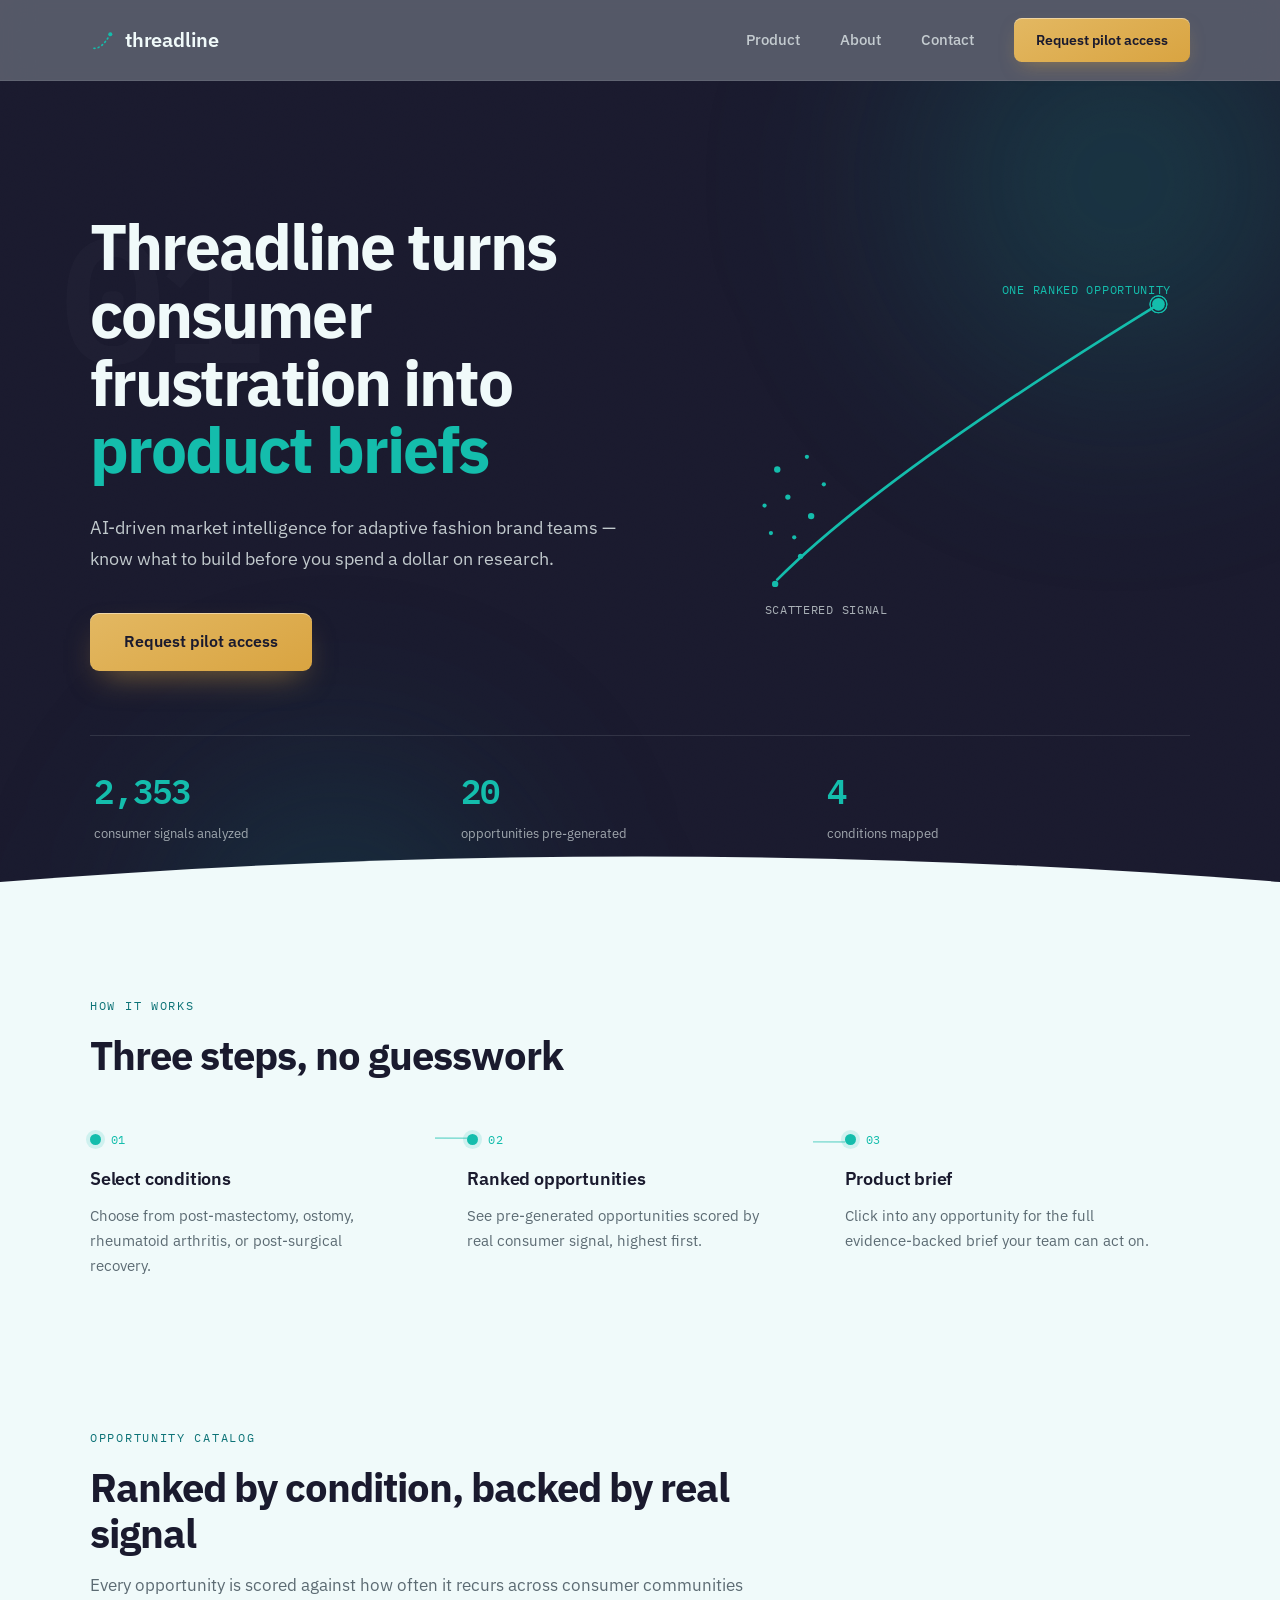
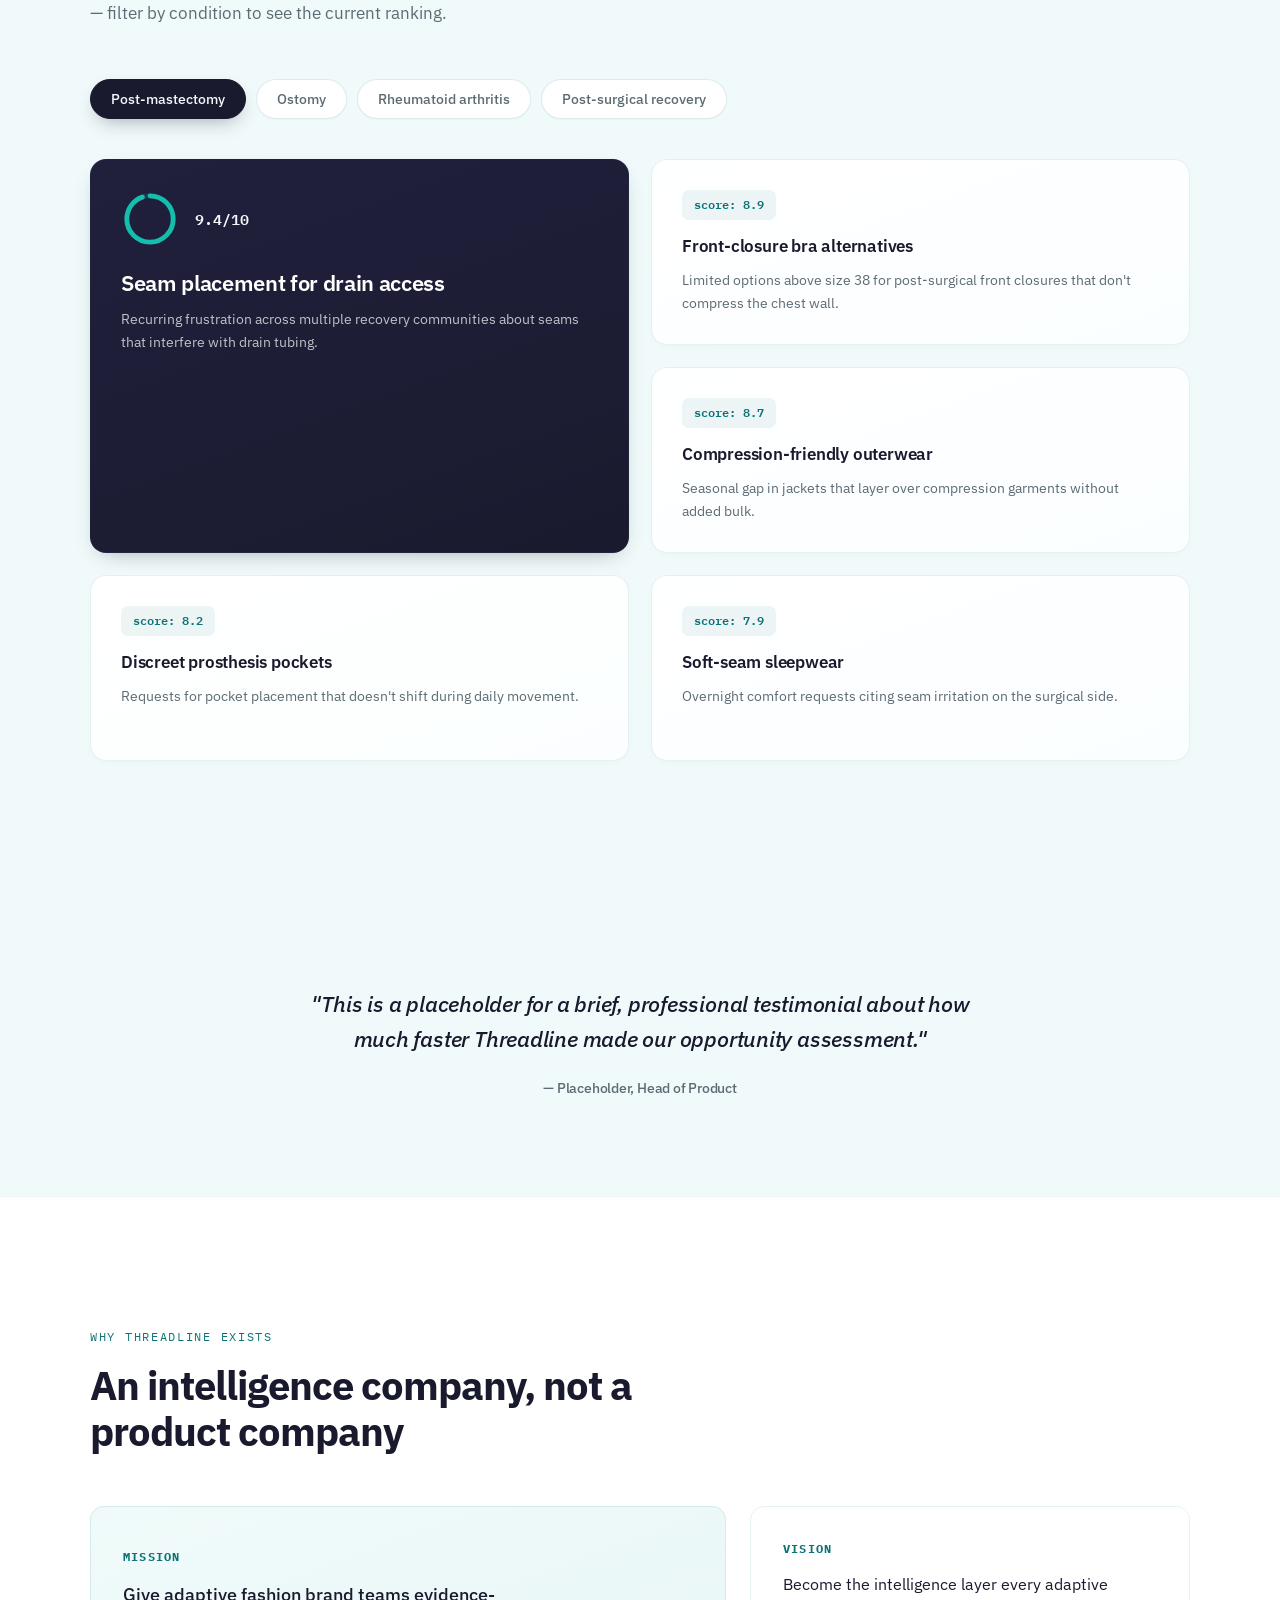
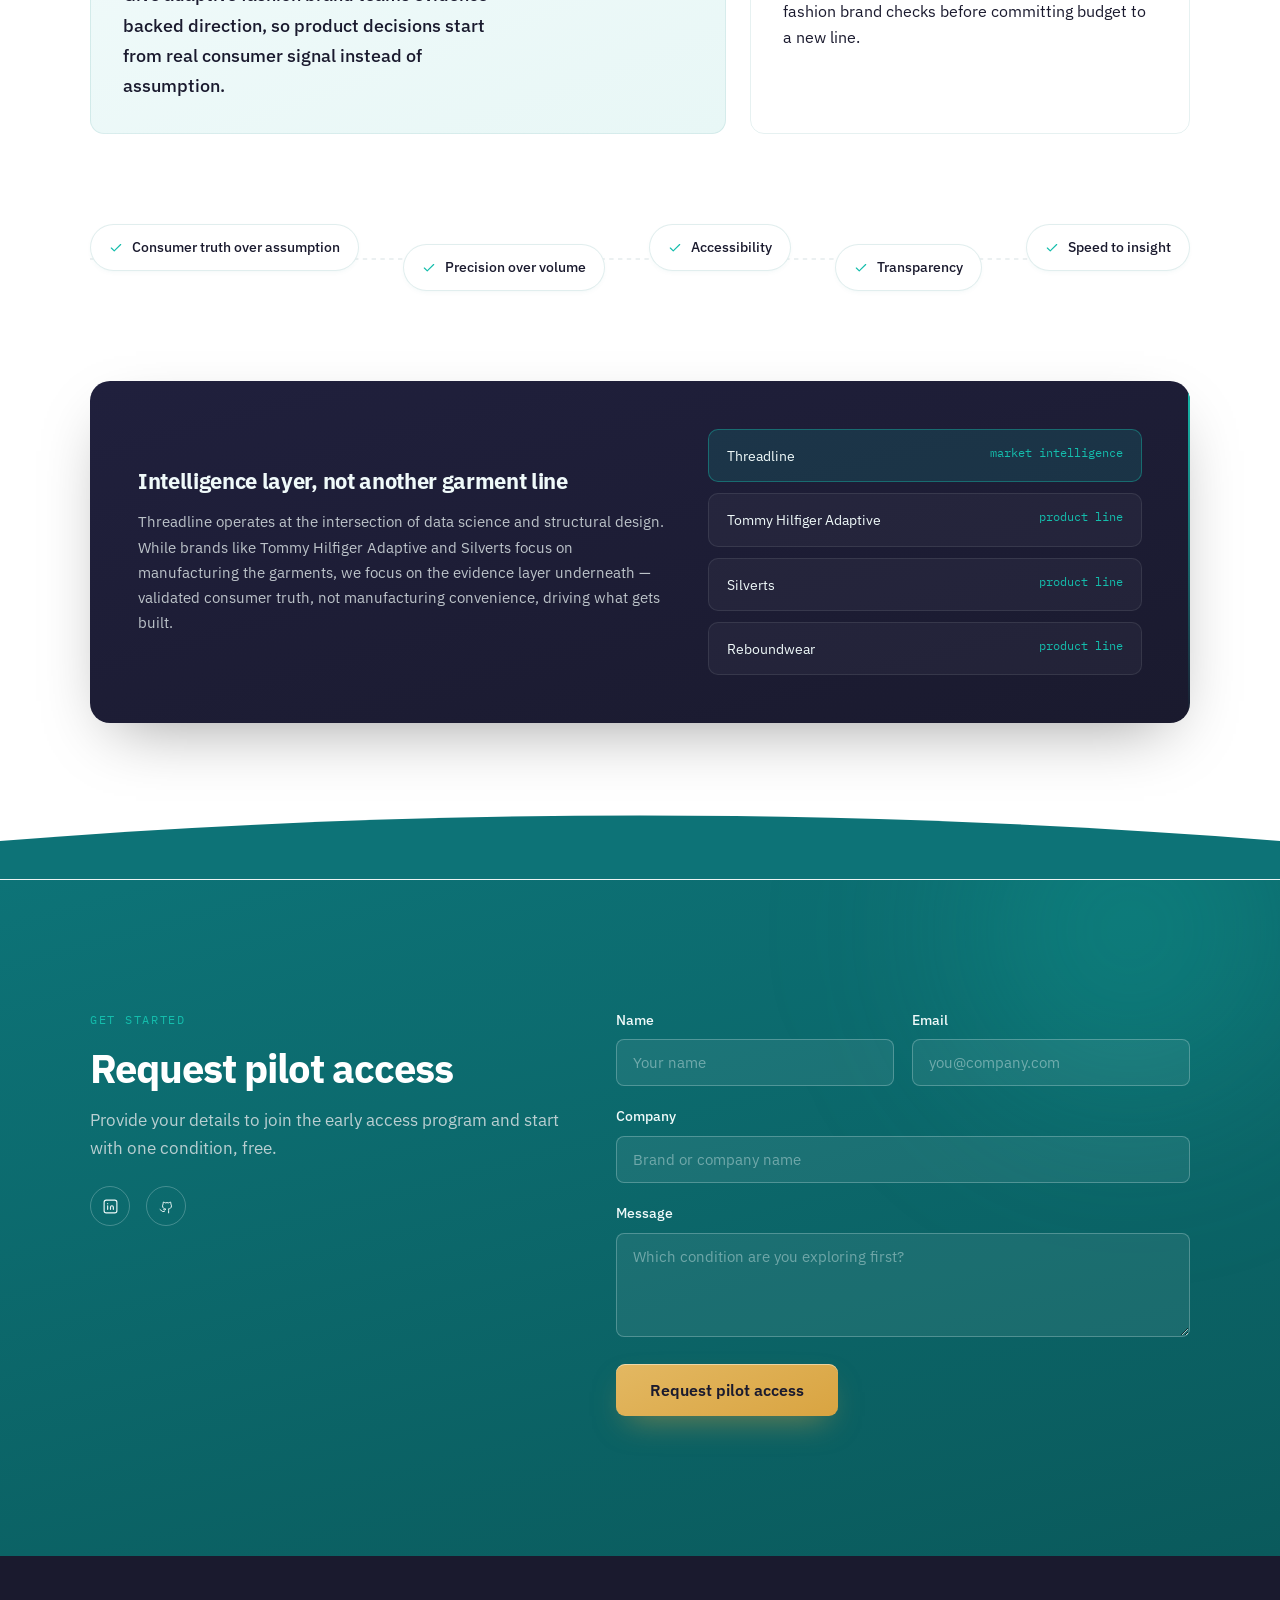
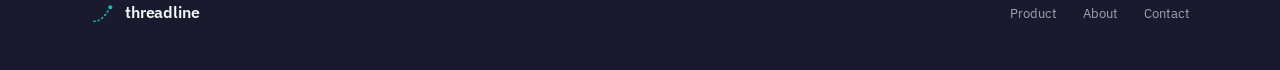
<file: index.html>
<!DOCTYPE html>
<html lang="en">
<head>
<meta charset="UTF-8">
<meta name="viewport" content="width=device-width, initial-scale=1.0">
<title>Threadline — Market Intelligence for Adaptive Fashion</title>
<meta name="description" content="Threadline turns consumer frustration from condition-specific communities into product briefs — so brands can enter the adaptive fashion market knowing what to build before they spend a dollar on research.">
<link rel="preconnect" href="https://fonts.googleapis.com">
<link rel="preconnect" href="https://fonts.gstatic.com" crossorigin>
<link href="https://fonts.googleapis.com/css2?family=IBM+Plex+Sans:wght@400;500;600;700;800&family=IBM+Plex+Mono:wght@400;500;600&display=swap" rel="stylesheet">
<style>
  :root{
    --navy:#1a1a2e;
    --deep-teal:#0D7377;
    --med-teal:#14BDAC;
    --light-teal:#F0FAFA;
    --slate:#5C6B73;
    --mist:#D8E1E3;
    --amber:#D9A441;
    --max:1180px;
    --focus-ring: 0 0 0 3px rgba(20,189,172,0.55);
    --ease: cubic-bezier(0.16, 1, 0.3, 1);
  }
  *{box-sizing:border-box; margin:0; padding:0;}
  html{scroll-behavior:smooth;}
  body{
    font-family:'IBM Plex Sans', sans-serif;
    color:var(--navy); background:var(--light-teal); line-height:1.6;
    -webkit-font-smoothing:antialiased; overflow-x:hidden; position:relative;
    font-feature-settings:"tnum" 1;
  }
  a{color:inherit; text-decoration:none;}
  .mono{font-family:'IBM Plex Mono', monospace;}
  .wrap{max-width:var(--max); margin:0 auto; padding:0 40px; position:relative; z-index:2;}
  img,svg{display:block; max-width:100%;}
  button{font-family:inherit; cursor:pointer;}
  :focus-visible{outline:none; box-shadow:var(--focus-ring); border-radius:4px;}

  /* subtle grain, adds the "premium editorial" texture on every surface */
  body::before{
    content:''; position:fixed; inset:0; z-index:1; pointer-events:none; opacity:0.035;
    background-image:url("data:image/svg+xml,%3Csvg xmlns='http://www.w3.org/2000/svg' width='140' height='140'%3E%3Cfilter id='n'%3E%3CfeTurbulence type='fractalNoise' baseFrequency='0.85' numOctaves='3' stitchTiles='stitch'/%3E%3C/filter%3E%3Crect width='100%25' height='100%25' filter='url(%23n)'/%3E%3C/svg%3E");
    mix-blend-mode:overlay;
  }

  .skip-link{position:absolute; left:-999px; top:0; background:var(--navy); color:var(--light-teal); padding:12px 20px; z-index:100; border-radius:0 0 8px 0;}
  .skip-link:focus{left:0;}

  .scroll-progress{position:fixed; top:0; left:0; height:2px; width:0%; background:var(--med-teal); z-index:80; transition:width .08s linear;}

  .reveal{opacity:0; transform:translateY(28px); transition:opacity .8s var(--ease), transform .8s var(--ease);}
  .reveal.in{opacity:1; transform:translateY(0);}
  @media (prefers-reduced-motion: reduce){
    *{transition:none !important; scroll-behavior:auto !important; animation:none !important;}
    .reveal{opacity:1 !important; transform:none !important;}
  }

  .logo{display:flex; align-items:center; gap:10px; font-weight:600; font-size:1.22rem; letter-spacing:-0.01em;}
  .logo-mark{width:25px; height:25px; flex-shrink:0;}
  .logo-word{text-transform:lowercase;}

  nav{position:sticky; top:0; z-index:50; background:rgba(26,26,46,0.72); backdrop-filter:blur(16px) saturate(140%); border-bottom:1px solid rgba(216,225,227,0.09);}
  nav .logo{color:var(--light-teal);}
  nav .wrap{display:flex; align-items:center; justify-content:space-between; height:80px;}
  .nav-links{display:flex; gap:40px; align-items:center;}
  .nav-links a:not(.btn-cta){color:rgba(216,225,227,0.85); font-size:0.92rem; font-weight:500; transition:color .25s var(--ease);}
  .nav-links a:not(.btn-cta):hover{color:var(--med-teal);}
  .btn-cta{
    background:linear-gradient(155deg, #e3b862, var(--amber));
    color:var(--navy) !important; padding:11px 22px; border-radius:8px; font-weight:600 !important; font-size:0.88rem !important;
    border:none; display:inline-block; box-shadow:0 1px 0 rgba(255,255,255,0.4) inset, 0 8px 20px -8px rgba(217,164,65,0.5);
    transition:transform .25s var(--ease), box-shadow .25s var(--ease);
  }
  .btn-cta:hover{transform:translateY(-1px); box-shadow:0 1px 0 rgba(255,255,255,0.5) inset, 0 12px 28px -8px rgba(217,164,65,0.65);}
  .nav-toggle{display:none; background:none; border:none;}
  .nav-toggle span, .nav-toggle span::before, .nav-toggle span::after{display:block; width:22px; height:2px; background:var(--light-teal); position:relative; transition:.2s;}
  .nav-toggle span::before, .nav-toggle span::after{content:''; position:absolute;}
  .nav-toggle span::before{top:-7px;} .nav-toggle span::after{top:7px;}

  /* ---------- HERO ---------- */
  .hero{position:relative; background:var(--navy); color:var(--light-teal); padding:132px 0 0; overflow:hidden;}
  .glow{position:absolute; border-radius:50%; filter:blur(80px); pointer-events:none; z-index:1;}
  .glow-hero-1{width:640px; height:640px; background:radial-gradient(circle, rgba(20,189,172,0.22), transparent 70%); top:-220px; right:-160px;}
  .glow-hero-2{width:520px; height:520px; background:radial-gradient(circle, rgba(13,115,119,0.3), transparent 70%); bottom:-280px; left:6%;}
  .hero-grid{display:grid; grid-template-columns:1.15fr 0.85fr; gap:56px; align-items:center; position:relative; z-index:2;}
  .hero-copy{max-width:580px;}
  .ghost-num{position:absolute; top:-60px; left:-30px; font-family:'IBM Plex Mono', monospace; font-weight:600; font-size:11rem; color:rgba(240,250,250,0.018); letter-spacing:-0.04em; z-index:1; pointer-events:none;}
  .hero h1{font-size:clamp(2.6rem, 5vw, 4.3rem); font-weight:700; letter-spacing:-0.03em; line-height:1.06; margin-bottom:28px;}
  .hero h1 em{font-style:normal; color:var(--med-teal);}
  .hero p.lede{font-size:1.15rem; color:rgba(216,225,227,0.88); max-width:48ch; margin-bottom:40px; line-height:1.65;}
  .btn-primary{
    background:linear-gradient(155deg, #e3b862, var(--amber)); color:var(--navy);
    padding:16px 34px; border-radius:9px; font-weight:600; font-size:1rem; display:inline-block; border:none;
    box-shadow:0 1px 0 rgba(255,255,255,0.45) inset, 0 14px 32px -12px rgba(217,164,65,0.55);
    transition:transform .25s var(--ease), box-shadow .25s var(--ease); will-change:transform;
  }
  .btn-primary:hover{box-shadow:0 1px 0 rgba(255,255,255,0.5) inset, 0 18px 40px -10px rgba(217,164,65,0.7);}

  .signal-graphic{position:relative; height:360px;}
  .signal-graphic svg{width:100%; height:100%; transition:transform .2s ease-out;}
  .resolve-path{stroke:var(--med-teal); fill:none; stroke-width:2.6; stroke-linecap:round;}
  .end-dot{fill:var(--med-teal);}
  .pulse-ring{fill:none; stroke:var(--med-teal); transform-origin:380px 40px; animation:pulseRing 2.6s ease-out infinite;}
  .pulse-ring.d2{animation-delay:0.9s;}
  .scatter-dot{fill:var(--med-teal); animation:twinkle 3.5s ease-in-out infinite;}
  .signal-label{font-family:'IBM Plex Mono', monospace; font-size:11px; fill:rgba(216,225,227,0.75); letter-spacing:0.06em;}
  .signal-label.end{fill:var(--med-teal);}
  @keyframes pulseRing{
    0%{ stroke-opacity:0.7; stroke-width:2px; transform:scale(1); }
    100%{ stroke-opacity:0; stroke-width:0.5px; transform:scale(2.6); }
  }
  @keyframes twinkle{
    0%, 100%{ opacity:0.35; } 50%{ opacity:0.9; }
  }
  @media (prefers-reduced-motion: reduce){
    .pulse-ring{animation:none; opacity:0;}
    .scatter-dot{animation:none;}
  }

  .stats-row{display:flex; gap:0; margin-top:64px; border-top:1px solid rgba(216,225,227,0.12); position:relative; z-index:2;}
  .stat{flex:1; padding:28px 4px 0;}
  .stat .num{font-family:'IBM Plex Mono', monospace; font-size:2.1rem; font-weight:600; color:var(--med-teal); letter-spacing:-0.02em;}
  .stat .label{font-size:0.82rem; color:rgba(216,225,227,0.7); margin-top:6px;}

  .wave-divider{line-height:0; position:relative; z-index:3;}
  .wave-divider svg{width:100%; height:76px; display:block;}

  /* ---------- HOW ---------- */
  .how{padding:76px 0 130px; position:relative; background:var(--light-teal);}
  .how-track{position:relative; margin-top:48px;}
  .how-line{position:absolute; top:5px; left:9%; right:9%; height:10px; z-index:0; pointer-events:none;}
  .how-line svg{width:100%; height:10px; overflow:visible;}
  .how-line path{stroke:var(--med-teal); stroke-width:1.4; fill:none; opacity:0.55; stroke-dasharray:1000; stroke-dashoffset:1000; transition:stroke-dashoffset 1.5s var(--ease);}
  .how-line.in path{stroke-dashoffset:0;}
  .how-grid{display:grid; grid-template-columns:repeat(3,1fr); gap:32px; position:relative; z-index:1;}
  .how-step{position:relative; background:var(--light-teal);}
  .how-step .step-num{font-family:'IBM Plex Mono', monospace; font-size:0.78rem; color:var(--med-teal); margin-bottom:14px; display:flex; align-items:center; gap:10px; letter-spacing:0.02em;}
  .how-step .step-num::before{content:''; width:11px; height:11px; border-radius:50%; background:var(--med-teal); display:inline-block; box-shadow:0 0 0 4px rgba(20,189,172,0.15);}
  .how-step h3{font-size:1.15rem; font-weight:600; margin-bottom:10px; color:var(--navy); letter-spacing:-0.01em;}
  .how-step p{font-size:0.95rem; color:var(--slate); max-width:34ch; line-height:1.65;}

  /* ---------- PRODUCTS ---------- */
  .products{padding:20px 0 130px; background:var(--light-teal); position:relative;}
  .section-head{max-width:660px; margin-bottom:52px;}
  .eyebrow{font-family:'IBM Plex Mono', monospace; font-size:0.76rem; letter-spacing:0.14em; text-transform:uppercase; color:var(--deep-teal); margin-bottom:16px;}
  .section-head h2{font-size:clamp(1.8rem, 3.2vw, 2.5rem); font-weight:700; letter-spacing:-0.025em; margin-bottom:16px; color:var(--navy); line-height:1.15;}
  .section-head p{color:var(--slate); font-size:1.05rem; line-height:1.65;}

  .filters{display:flex; gap:10px; flex-wrap:wrap; margin-bottom:40px;}
  .filter-pill{background:#fff; border:1px solid rgba(13,115,119,0.14); color:var(--slate); padding:10px 20px; border-radius:22px; font-size:0.87rem; font-weight:500; transition:all .25s var(--ease); box-shadow:0 1px 2px rgba(13,115,119,0.04);}
  .filter-pill:hover{border-color:var(--med-teal); color:var(--deep-teal); transform:translateY(-1px); box-shadow:0 6px 16px -8px rgba(13,115,119,0.25);}
  .filter-pill[aria-pressed="true"]{background:var(--navy); border-color:var(--navy); color:var(--light-teal); box-shadow:0 8px 20px -8px rgba(26,26,46,0.4);}

  .bento{display:grid; grid-template-columns:repeat(4, 1fr); grid-auto-rows:1fr; gap:22px; transition:opacity .3s var(--ease);}
  .bento.fading{opacity:0;}
  .opp-card{
    background:linear-gradient(160deg, #ffffff, #fbfeff);
    border:1px solid rgba(13,115,119,0.1); border-radius:16px; padding:30px; position:relative; overflow:hidden;
    box-shadow:0 2px 8px -4px rgba(13,115,119,0.08);
    transition:border-color .3s var(--ease), box-shadow .35s var(--ease), transform .35s var(--ease);
  }
  .opp-card::before{content:''; position:absolute; top:0; left:0; height:3px; width:0; background:linear-gradient(90deg, var(--med-teal), var(--deep-teal)); transition:width .4s var(--ease);}
  .opp-card:hover{border-color:rgba(20,189,172,0.35); box-shadow:0 28px 56px -24px rgba(13,115,119,0.35);}
  .opp-card:hover::before{width:100%;}
  .opp-card.featured{grid-column:span 2; grid-row:span 2; background:linear-gradient(160deg, #20203d, var(--navy)); color:var(--light-teal); display:flex; flex-direction:column; justify-content:space-between; box-shadow:0 8px 24px -12px rgba(0,0,0,0.4);}
  .opp-card.featured:hover{box-shadow:0 32px 64px -20px rgba(0,0,0,0.55);}
  .opp-card.featured h3{color:#fff; font-size:1.4rem; letter-spacing:-0.015em;}
  .opp-card.featured p{color:rgba(216,225,227,0.85);}
  .opp-card:not(.featured){grid-column:span 2;}
  .card-grid-wrap{position:relative; min-height:360px;}

  .gauge-wrap{display:flex; align-items:center; gap:16px; margin-bottom:20px;}
  .gauge{width:58px; height:58px; flex-shrink:0;}
  .gauge circle{fill:none; stroke-width:5;}
  .gauge .track{stroke:rgba(20,189,172,0.16);}
  .gauge .fill{stroke:var(--med-teal); stroke-linecap:round; transform:rotate(-90deg); transform-origin:center; transition:stroke-dashoffset 1.2s var(--ease);}
  .gauge-score{font-family:'IBM Plex Mono', monospace; font-weight:600; font-size:0.92rem;}

  .score-badge{font-family:'IBM Plex Mono', monospace; font-size:0.78rem; font-weight:600; color:var(--deep-teal); background:rgba(13,115,119,0.07); padding:5px 12px; border-radius:7px; display:inline-block; margin-bottom:16px;}
  .opp-card h3{font-size:1.05rem; font-weight:600; margin-bottom:10px; color:var(--navy); letter-spacing:-0.012em; line-height:1.3;}
  .opp-card p{color:var(--slate); font-size:0.9rem; line-height:1.6;}

  /* ---------- ABOUT ---------- */
  .about{padding:130px 0 0; background:#fff; position:relative; border-top:1px solid rgba(13,115,119,0.08); border-bottom:1px solid rgba(13,115,119,0.08);}
  .mission-vision{display:grid; grid-template-columns:1.3fr 0.9fr; gap:24px; margin-bottom:64px; align-items:stretch;}
  .mv-card{border:1px solid rgba(13,115,119,0.1); border-radius:14px; padding:32px; transition:transform .35s var(--ease), box-shadow .35s var(--ease);}
  .mv-card:hover{transform:translateY(-4px); box-shadow:0 24px 48px -24px rgba(13,115,119,0.3);}
  .mv-card.mission{background:linear-gradient(160deg, var(--light-teal), #e8f7f6); padding-top:40px;}
  .mv-card h3{font-family:'IBM Plex Mono', monospace; font-size:0.78rem; text-transform:uppercase; letter-spacing:0.1em; color:var(--deep-teal); margin-bottom:12px;}
  .mv-card p{color:var(--navy); font-size:1rem; line-height:1.65;}
  .mv-card.mission p{font-size:1.15rem; max-width:34ch; font-weight:500;}

  .values-track{position:relative; margin-bottom:64px; padding:36px 0;}
  .values-line{position:absolute; top:50%; left:0; right:0; height:1px;}
  .values-line svg{width:100%; height:2px;}
  .values-row{display:flex; justify-content:space-between; position:relative; flex-wrap:wrap; gap:18px;}
  .value-chip{display:flex; align-items:center; gap:9px; background:#fff; border:1px solid rgba(13,115,119,0.12); border-radius:24px; padding:12px 18px; font-size:0.85rem; font-weight:500; color:var(--navy); position:relative; z-index:2; box-shadow:0 2px 6px -3px rgba(13,115,119,0.1); transition:transform .3s var(--ease), border-color .3s var(--ease), box-shadow .3s var(--ease);}
  .value-chip:hover{border-color:var(--med-teal); box-shadow:0 12px 24px -10px rgba(13,115,119,0.3);}
  .value-chip:nth-child(odd){transform:translateY(-10px);}
  .value-chip:nth-child(even){transform:translateY(10px);}
  .value-chip:hover:nth-child(odd){transform:translateY(-14px) scale(1.03);}
  .value-chip:hover:nth-child(even){transform:translateY(6px) scale(1.03);}
  .value-chip svg{width:14px; height:14px; stroke:var(--med-teal); flex-shrink:0;}

  .compare-box{background:linear-gradient(165deg, #20203d, var(--navy)); color:var(--light-teal); border-radius:20px; padding:48px; display:grid; grid-template-columns:1.1fr 0.9fr; gap:40px; align-items:center; position:relative; overflow:hidden; box-shadow:0 24px 64px -24px rgba(0,0,0,0.4); margin-bottom:80px;}
  .compare-box::after{content:''; position:absolute; top:0; right:0; width:2px; height:100%; background:linear-gradient(var(--med-teal), transparent);}
  .compare-box h3{font-size:1.35rem; font-weight:700; margin-bottom:14px; letter-spacing:-0.015em; line-height:1.25;}
  .compare-box p{color:rgba(216,225,227,0.85); font-size:0.96rem; line-height:1.65;}
  .compare-list{display:grid; gap:11px;}
  .compare-row{display:flex; justify-content:space-between; padding:14px 18px; border-radius:10px; background:rgba(240,250,250,0.04); border:1px solid rgba(216,225,227,0.1); font-size:0.9rem; transition:transform .3s var(--ease), background .3s var(--ease);}
  .compare-row:hover{transform:translateX(5px); background:rgba(240,250,250,0.06);}
  .compare-row.us{background:rgba(20,189,172,0.15); border-color:rgba(20,189,172,0.4);}
  .compare-row .role{font-family:'IBM Plex Mono', monospace; font-size:0.74rem; color:var(--med-teal);}

  .testimonial{padding:96px 0; background:var(--light-teal); text-align:center; position:relative;}
  .testimonial blockquote{max-width:660px; margin:0 auto; font-size:1.35rem; color:var(--navy); font-style:italic; line-height:1.6; position:relative; font-weight:500; letter-spacing:-0.01em;}
  .testimonial cite{display:block; margin-top:22px; font-style:normal; font-size:0.85rem; color:var(--slate);}

  /* ---------- CONTACT ---------- */
  .contact{padding:130px 0 140px; background:linear-gradient(165deg, var(--deep-teal), #0a5a5c); color:var(--light-teal); position:relative; overflow:hidden;}
  .glow-contact{width:500px; height:500px; background:radial-gradient(circle, rgba(20,189,172,0.32), transparent 70%); top:-200px; right:-100px;}
  .contact .section-head p{color:rgba(216,225,227,0.85);}
  .contact .eyebrow{color:var(--med-teal);}
  .contact .section-head h2{color:#fff;}
  .contact-grid{display:grid; grid-template-columns:0.9fr 1.1fr; gap:56px; align-items:start; position:relative; z-index:2;}
  .form-group{margin-bottom:20px;}
  .form-row{display:grid; grid-template-columns:1fr 1fr; gap:18px;}
  label{display:block; font-size:0.85rem; font-weight:500; margin-bottom:8px; color:var(--light-teal);}
  input, textarea{width:100%; padding:13px 16px; border-radius:8px; border:1px solid rgba(240,250,250,0.25); background:rgba(240,250,250,0.07); color:#fff; font-family:inherit; font-size:0.94rem; transition:border-color .25s var(--ease), background .25s var(--ease);}
  input:focus, textarea:focus{background:rgba(240,250,250,0.11); border-color:var(--med-teal);}
  input::placeholder, textarea::placeholder{color:rgba(240,250,250,0.4);}
  input:invalid[data-touched="true"], textarea:invalid[data-touched="true"]{border-color:#e88;}
  .error-msg{font-size:0.78rem; color:#ffb4b4; margin-top:5px; display:none;}
  .error-msg.show{display:block;}
  textarea{resize:vertical; min-height:104px;}
  .social{display:flex; gap:16px; margin-top:24px;}
  .social a{width:40px; height:40px; border-radius:50%; border:1px solid rgba(240,250,250,0.25); display:flex; align-items:center; justify-content:center; transition:border-color .3s var(--ease), transform .3s var(--ease);}
  .social a:hover{border-color:var(--med-teal); transform:translateY(-3px);}
  .social svg{width:17px; height:17px; stroke:var(--light-teal);}
  .form-status{
    margin-top:22px; padding:16px 20px; border-radius:12px;
    background:var(--light-teal); border:1px solid rgba(13,115,119,0.15);
    color:var(--navy); font-weight:600; font-size:1rem; display:none; align-items:center; gap:12px;
    box-shadow:0 12px 32px -12px rgba(0,0,0,0.35);
  }
  .form-status.show{display:flex; animation:statusPop .35s var(--ease);}
  .form-status svg{width:22px; height:22px; flex-shrink:0; stroke:var(--deep-teal);}
  @keyframes statusPop{
    from{opacity:0; transform:translateY(-8px) scale(0.98);}
    to{opacity:1; transform:translateY(0) scale(1);}
  }

  footer{padding:44px 0; background:var(--navy); position:relative;}
  footer .wrap{display:flex; justify-content:space-between; align-items:center; flex-wrap:wrap; gap:16px;}
  footer .logo{color:var(--light-teal); font-size:1rem;}
  footer .foot-links{display:flex; gap:26px;}
  footer .foot-links a{color:rgba(216,225,227,0.7); font-size:0.83rem; transition:color .25s var(--ease);}
  footer .foot-links a:hover{color:var(--med-teal);}

  @media (max-width: 900px){
    .hero-grid{grid-template-columns:1fr;}
    .signal-graphic{height:230px;}
    .how-grid, .card-grid, .mission-vision, .compare-box, .contact-grid, .form-row{grid-template-columns:1fr;}
    .bento{grid-template-columns:1fr;}
    .opp-card.featured, .opp-card:not(.featured){grid-column:span 1; grid-row:span 1;}
    .value-chip, .value-chip:hover{transform:none !important;}
    .how-line{display:none;}
    .stats-row{flex-wrap:wrap;}
    .stat{flex:1 1 50%; padding-bottom:20px;}
    .nav-links{position:absolute; top:80px; left:0; right:0; background:var(--navy); flex-direction:column; align-items:flex-start; padding:20px 40px 28px; gap:18px; display:none; border-bottom:1px solid rgba(216,225,227,0.15);}
    .nav-links.open{display:flex;}
    .nav-toggle{display:block;}
    .glow{display:none;}
    .ghost-num{display:none;}
    .how, .products, .contact{padding-top:80px; padding-bottom:80px;}
    .hero{padding-top:80px; padding-bottom:0;}
    .about{padding-top:80px; padding-bottom:0;}
  }
</style>
</head>
<body>

<div class="scroll-progress" id="scrollProgress" aria-hidden="true"></div>
<a href="#main" class="skip-link">Skip to main content</a>

<nav aria-label="Primary">
  <div class="wrap">
    <a href="#top" class="logo" aria-label="Threadline home">
      <svg class="logo-mark" viewBox="0 0 32 32" fill="none" aria-hidden="true">
        <path d="M5 26 Q15 27 26 8" stroke="#14BDAC" stroke-width="2" stroke-linecap="round" stroke-dasharray="1.5 4"/>
        <circle cx="26" cy="8" r="2.6" fill="#14BDAC"/>
      </svg>
      <span class="logo-word">threadline</span>
    </a>
    <div class="nav-links" id="navLinks">
      <a href="#products">Product</a>
      <a href="#about">About</a>
      <a href="#contact">Contact</a>
      <a href="#contact" class="btn-cta">Request pilot access</a>
    </div>
    <button class="nav-toggle" id="navToggle" aria-label="Toggle menu" aria-expanded="false" aria-controls="navLinks"><span></span></button>
  </div>
</nav>

<main id="main">
  <header class="hero" id="top">
    <div class="glow glow-hero-1" aria-hidden="true"></div>
    <div class="glow glow-hero-2" aria-hidden="true"></div>
    <div class="wrap">
      <div class="hero-grid">
        <div class="hero-copy">
          <div class="ghost-num" aria-hidden="true">01</div>
          <h1>Threadline turns consumer frustration into <em>product briefs</em></h1>
          <p class="lede">AI-driven market intelligence for adaptive fashion brand teams — know what to build before you spend a dollar on research.</p>
          <a href="#contact" class="btn-primary" id="heroCta">Request pilot access</a>
        </div>
        <div class="signal-graphic" id="signalGraphic" aria-hidden="true">
          <svg viewBox="0 0 400 340" fill="none" id="signalSvg">
            <circle class="scatter-dot" cx="18" cy="304" r="3" style="animation-delay:0s"/>
            <circle class="scatter-dot" cx="42" cy="278" r="2.5" style="animation-delay:.3s"/>
            <circle class="scatter-dot" cx="14" cy="256" r="2" style="animation-delay:.6s"/>
            <circle class="scatter-dot" cx="52" cy="240" r="3" style="animation-delay:.2s"/>
            <circle class="scatter-dot" cx="30" cy="222" r="2.5" style="animation-delay:.8s"/>
            <circle class="scatter-dot" cx="64" cy="210" r="2" style="animation-delay:.5s"/>
            <circle class="scatter-dot" cx="20" cy="196" r="3" style="animation-delay:1.1s"/>
            <circle class="scatter-dot" cx="48" cy="184" r="2" style="animation-delay:.15s"/>
            <circle class="scatter-dot" cx="8" cy="230" r="2" style="animation-delay:.9s"/>
            <circle class="scatter-dot" cx="36" cy="260" r="2" style="animation-delay:.45s"/>
            <path id="resolvePath" class="resolve-path" d="M20 300 Q120 200 380 40"/>
            <g class="pulse-ring"><circle cx="380" cy="40" r="8"/></g>
            <g class="pulse-ring d2"><circle cx="380" cy="40" r="8"/></g>
            <circle class="end-dot" cx="380" cy="40" r="6"/>
            <text class="signal-label" x="8" y="332">SCATTERED SIGNAL</text>
            <text class="signal-label end" x="392" y="30" text-anchor="end">ONE RANKED OPPORTUNITY</text>
          </svg>
        </div>
      </div>

      <div class="stats-row">
        <div class="stat"><div class="num" data-count="2353">0</div><div class="label">consumer signals analyzed</div></div>
        <div class="stat"><div class="num" data-count="20">0</div><div class="label">opportunities pre-generated</div></div>
        <div class="stat"><div class="num" data-count="4">0</div><div class="label">conditions mapped</div></div>
      </div>
    </div>

    <div class="wave-divider" aria-hidden="true">
      <svg viewBox="0 0 1440 76" preserveAspectRatio="none"><path d="M0,38 C480,4 960,4 1440,38 L1440,76 L0,76 Z" fill="#F0FAFA"/></svg>
    </div>
  </header>

  <section class="how reveal">
    <div class="wrap">
      <div class="section-head">
        <div class="eyebrow">How it works</div>
        <h2>Three steps, no guesswork</h2>
      </div>
      <div class="how-track">
        <div class="how-line" id="howLine">
          <svg viewBox="0 0 1000 10" preserveAspectRatio="none"><path d="M0 5 Q250 1 500 5 T1000 5"/></svg>
        </div>
        <div class="how-grid">
          <div class="how-step"><div class="step-num">01</div><h3>Select conditions</h3><p>Choose from post-mastectomy, ostomy, rheumatoid arthritis, or post-surgical recovery.</p></div>
          <div class="how-step"><div class="step-num">02</div><h3>Ranked opportunities</h3><p>See pre-generated opportunities scored by real consumer signal, highest first.</p></div>
          <div class="how-step"><div class="step-num">03</div><h3>Product brief</h3><p>Click into any opportunity for the full evidence-backed brief your team can act on.</p></div>
        </div>
      </div>
    </div>
  </section>

  <section class="products" id="products" aria-labelledby="products-heading">
    <div class="wrap reveal">
      <div class="section-head">
        <div class="eyebrow">Opportunity catalog</div>
        <h2 id="products-heading">Ranked by condition, backed by real signal</h2>
        <p>Every opportunity is scored against how often it recurs across consumer communities — filter by condition to see the current ranking.</p>
      </div>
      <div class="filters" role="group" aria-label="Filter opportunities by condition" id="filters"></div>
      <div class="card-grid-wrap">
        <div class="bento" id="cardGrid" aria-live="polite"></div>
      </div>
    </div>
  </section>

  <section class="testimonial reveal">
    <div class="wrap">
      <blockquote>
        "This is a placeholder for a brief, professional testimonial about how much faster Threadline made our opportunity assessment."
        <cite>— Placeholder, Head of Product</cite>
      </blockquote>
    </div>
  </section>

  <section class="about" id="about" aria-labelledby="about-heading">
    <div class="wrap reveal">
      <div class="section-head">
        <div class="eyebrow">Why Threadline exists</div>
        <h2 id="about-heading">An intelligence company, not a product company</h2>
      </div>

      <div class="mission-vision">
        <div class="mv-card mission">
          <h3>Mission</h3>
          <p>Give adaptive fashion brand teams evidence-backed direction, so product decisions start from real consumer signal instead of assumption.</p>
        </div>
        <div class="mv-card">
          <h3>Vision</h3>
          <p>Become the intelligence layer every adaptive fashion brand checks before committing budget to a new line.</p>
        </div>
      </div>

      <div class="values-track">
        <div class="values-line" aria-hidden="true"><svg viewBox="0 0 1000 2" preserveAspectRatio="none"><line x1="0" y1="1" x2="1000" y2="1" stroke="#D8E1E3" stroke-width="1" stroke-dasharray="4 4"/></svg></div>
        <div class="values-row">
          <div class="value-chip"><svg viewBox="0 0 24 24" fill="none"><path d="M20 6L9 17l-5-5" stroke-width="2" stroke-linecap="round" stroke-linejoin="round"/></svg>Consumer truth over assumption</div>
          <div class="value-chip"><svg viewBox="0 0 24 24" fill="none"><path d="M20 6L9 17l-5-5" stroke-width="2" stroke-linecap="round" stroke-linejoin="round"/></svg>Precision over volume</div>
          <div class="value-chip"><svg viewBox="0 0 24 24" fill="none"><path d="M20 6L9 17l-5-5" stroke-width="2" stroke-linecap="round" stroke-linejoin="round"/></svg>Accessibility</div>
          <div class="value-chip"><svg viewBox="0 0 24 24" fill="none"><path d="M20 6L9 17l-5-5" stroke-width="2" stroke-linecap="round" stroke-linejoin="round"/></svg>Transparency</div>
          <div class="value-chip"><svg viewBox="0 0 24 24" fill="none"><path d="M20 6L9 17l-5-5" stroke-width="2" stroke-linecap="round" stroke-linejoin="round"/></svg>Speed to insight</div>
        </div>
      </div>

      <div class="compare-box">
        <div>
          <h3>Intelligence layer, not another garment line</h3>
          <p>Threadline operates at the intersection of data science and structural design. While brands like Tommy Hilfiger Adaptive and Silverts focus on manufacturing the garments, we focus on the evidence layer underneath — validated consumer truth, not manufacturing convenience, driving what gets built.</p>
        </div>
        <div class="compare-list">
          <div class="compare-row us"><span>Threadline</span><span class="role">market intelligence</span></div>
          <div class="compare-row"><span>Tommy Hilfiger Adaptive</span><span class="role">product line</span></div>
          <div class="compare-row"><span>Silverts</span><span class="role">product line</span></div>
          <div class="compare-row"><span>Reboundwear</span><span class="role">product line</span></div>
        </div>
      </div>
    </div>
    <div class="wave-divider" aria-hidden="true">
      <svg viewBox="0 0 1440 76" preserveAspectRatio="none"><path d="M0,38 C480,4 960,4 1440,38 L1440,76 L0,76 Z" fill="#0D7377"/></svg>
    </div>
  </section>

  <section class="contact" id="contact" aria-labelledby="contact-heading">
    <div class="glow glow-contact" aria-hidden="true"></div>
    <div class="wrap contact-grid">
      <div>
        <div class="section-head" style="margin-bottom:0;">
          <div class="eyebrow">Get started</div>
          <h2 id="contact-heading">Request pilot access</h2>
          <p>Provide your details to join the early access program and start with one condition, free.</p>
        </div>
        <div class="social" aria-label="Social links">
          <a href="https://www.linkedin.com/in/rakshakmoorthy22/?skipRedirect=true" aria-label="Threadline on LinkedIn" target="_blank" rel="noopener"><svg viewBox="0 0 24 24" fill="none"><rect x="3" y="3" width="18" height="18" rx="3" stroke-width="1.6"/><path d="M8 11v5M8 8v.01M12 16v-3a2 2 0 0 1 4 0v3" stroke-width="1.6" stroke-linecap="round"/></svg></a>
          <a href="https://github.com/rakshakmoorthy/threadline-app" aria-label="Threadline on GitHub" target="_blank" rel="noopener"><svg viewBox="0 0 24 24" fill="none"><path d="M9 19c-4.3 1.4-4.3-2.5-6-3m12 5v-3.5c0-1 .1-1.4-.5-2 2-.2 4.5-1 4.5-4.5 0-1-.4-1.8-1-2.5.1-.3.4-1.3-.1-2.6 0 0-.8-.3-2.7 1a9.4 9.4 0 0 0-5 0c-1.9-1.3-2.7-1-2.7-1-.5 1.3-.2 2.3-.1 2.6-.6.7-1 1.5-1 2.5 0 3.5 2.5 4.3 4.5 4.5-.3.3-.5.7-.6 1.2-.5.2-1.8.6-2.6-.7" stroke-width="1.4" stroke-linecap="round" stroke-linejoin="round"/></svg></a>
        </div>
      </div>

      <form id="pilotForm" novalidate>
        <div class="form-row">
          <div class="form-group">
            <label for="name">Name</label>
            <input type="text" id="name" name="name" required aria-required="true" placeholder="Your name">
            <div class="error-msg" id="nameError">Please enter your name.</div>
          </div>
          <div class="form-group">
            <label for="email">Email</label>
            <input type="email" id="email" name="email" required aria-required="true" placeholder="you@company.com">
            <div class="error-msg" id="emailError">Please enter a valid email.</div>
          </div>
        </div>
        <div class="form-group">
          <label for="company">Company</label>
          <input type="text" id="company" name="company" placeholder="Brand or company name">
        </div>
        <div class="form-group">
          <label for="message">Message</label>
          <textarea id="message" name="message" placeholder="Which condition are you exploring first?"></textarea>
        </div>
        <button type="submit" class="btn-primary" id="submitBtn" style="border:none;">Request pilot access</button>
        <div class="form-status" id="formStatus" role="status">
          <svg viewBox="0 0 24 24" fill="none" aria-hidden="true"><circle cx="12" cy="12" r="10" stroke-width="1.6"/><path d="M8 12l2.5 2.5L16 9" stroke-width="1.8" stroke-linecap="round" stroke-linejoin="round"/></svg>
          <span>Thanks — we'll be in touch shortly.</span>
        </div>
      </form>
    </div>
  </section>
</main>

<footer>
  <div class="wrap">
    <a href="#top" class="logo">
      <svg class="logo-mark" viewBox="0 0 32 32" fill="none" aria-hidden="true" width="20" height="20">
        <path d="M5 26 Q15 27 26 8" stroke="#14BDAC" stroke-width="2" stroke-linecap="round" stroke-dasharray="1.5 4"/>
        <circle cx="26" cy="8" r="2.6" fill="#14BDAC"/>
      </svg>
      <span class="logo-word">threadline</span>
    </a>
    <div class="foot-links">
      <a href="#products">Product</a>
      <a href="#about">About</a>
      <a href="#contact">Contact</a>
    </div>
  </div>
</footer>

<script>
  const reduceMotion = window.matchMedia('(prefers-reduced-motion: reduce)').matches;
  const hasHover = window.matchMedia('(hover: hover)').matches;

  const toggle = document.getElementById('navToggle');
  const links = document.getElementById('navLinks');
  toggle.addEventListener('click', () => {
    const open = links.classList.toggle('open');
    toggle.setAttribute('aria-expanded', open);
  });
  links.querySelectorAll('a').forEach(a => a.addEventListener('click', () => {
    links.classList.remove('open'); toggle.setAttribute('aria-expanded', 'false');
  }));

  const progressBar = document.getElementById('scrollProgress');
  function updateProgress(){
    const h = document.documentElement;
    const scrolled = (h.scrollTop) / (h.scrollHeight - h.clientHeight) * 100;
    progressBar.style.width = scrolled + '%';
  }
  window.addEventListener('scroll', updateProgress, {passive:true});
  updateProgress();

  const resolvePath = document.getElementById('resolvePath');
  const len = resolvePath.getTotalLength();
  resolvePath.style.strokeDasharray = len;
  resolvePath.style.strokeDashoffset = len;
  requestAnimationFrame(() => {
    resolvePath.style.transition = 'stroke-dashoffset 1.7s var(--ease, ease)';
    resolvePath.style.strokeDashoffset = 0;
  });

  if(hasHover && !reduceMotion){
    const signalGraphic = document.getElementById('signalGraphic');
    const signalSvg = document.getElementById('signalSvg');
    signalGraphic.addEventListener('mousemove', (e) => {
      const rect = signalGraphic.getBoundingClientRect();
      const x = (e.clientX - rect.left) / rect.width - 0.5;
      const y = (e.clientY - rect.top) / rect.height - 0.5;
      signalSvg.style.transform = `translate(${x * 14}px, ${y * 14}px)`;
    });
    signalGraphic.addEventListener('mouseleave', () => { signalSvg.style.transform = 'translate(0,0)'; });
  }

  if(hasHover && !reduceMotion){
    document.querySelectorAll('.btn-primary, .btn-cta').forEach(btn => {
      btn.addEventListener('mousemove', (e) => {
        const rect = btn.getBoundingClientRect();
        const x = (e.clientX - rect.left - rect.width/2) * 0.2;
        const y = (e.clientY - rect.top - rect.height/2) * 0.28;
        btn.style.transform = `translate(${x}px, ${y}px)`;
      });
      btn.addEventListener('mouseleave', () => { btn.style.transform = 'translate(0,0)'; });
    });
  }

  const revealEls = document.querySelectorAll('.reveal');
  const howLine = document.getElementById('howLine');
  const statNums = document.querySelectorAll('.stat .num');
  let statsAnimated = false;

  function animateCount(el){
    const target = parseInt(el.dataset.count, 10);
    const start = performance.now();
    const dur = 1300;
    function tick(now){
      const p = Math.min((now - start) / dur, 1);
      const eased = 1 - Math.pow(1 - p, 3);
      el.textContent = Math.round(target * eased).toLocaleString();
      if(p < 1) requestAnimationFrame(tick);
    }
    requestAnimationFrame(tick);
  }

  const io = new IntersectionObserver((entries) => {
    entries.forEach(entry => {
      if(entry.isIntersecting){
        entry.target.classList.add('in');
        if(entry.target === howLine){ howLine.classList.add('in'); }
        if(entry.target.classList.contains('stats-row') && !statsAnimated){
          statsAnimated = true;
          statNums.forEach(animateCount);
        }
        io.unobserve(entry.target);
      }
    });
  }, {threshold:0.25});

  revealEls.forEach(el => io.observe(el));
  io.observe(howLine);
  const statsRow = document.querySelector('.stats-row');
  io.observe(statsRow);

  const opportunities = {
    "Post-mastectomy": [
      {title:"Seam placement for drain access", desc:"Recurring frustration across multiple recovery communities about seams that interfere with drain tubing.", score:9.4},
      {title:"Front-closure bra alternatives", desc:"Limited options above size 38 for post-surgical front closures that don't compress the chest wall.", score:8.9},
      {title:"Compression-friendly outerwear", desc:"Seasonal gap in jackets that layer over compression garments without added bulk.", score:8.7},
      {title:"Discreet prosthesis pockets", desc:"Requests for pocket placement that doesn't shift during daily movement.", score:8.2},
      {title:"Soft-seam sleepwear", desc:"Overnight comfort requests citing seam irritation on the surgical side.", score:7.9}
    ],
    "Ostomy": [
      {title:"Low-pressure waistbands", desc:"Waistband designs that avoid pressure directly over the stoma site.", score:9.1},
      {title:"Discreet pouch access points", desc:"Zippers or panels enabling quick, private appliance checks.", score:8.8},
      {title:"Fabric behavior near appliances", desc:"Requests for fabrics that don't cling or crinkle audibly near the pouch.", score:8.3},
      {title:"Swimwear with concealed access", desc:"A recurring gap in swimwear that hides the appliance without extra layers.", score:7.9},
      {title:"High-rise adjustable waist systems", desc:"Adjustable waist mechanisms for post-surgical swelling fluctuation.", score:7.5}
    ],
    "Rheumatoid arthritis": [
      {title:"Grip-free closures", desc:"Magnetic or velcro fastenings replacing buttons that are difficult on flare days.", score:9.0},
      {title:"One-handed dressing systems", desc:"Garments designed to be worn independently during limited-mobility periods.", score:8.6},
      {title:"Joint-friendly footwear closures", desc:"Requests for shoe fastenings that avoid fine motor strain.", score:8.1},
      {title:"Weighted-seam outerwear", desc:"Lighter fabric weights that reduce shoulder joint strain.", score:7.7},
      {title:"Adaptive glove-friendly cuffs", desc:"Sleeve cuffs that accommodate compression gloves without bunching.", score:7.3}
    ],
    "Post-surgical recovery": [
      {title:"Limited-mobility dressing sets", desc:"Coordinated separates designed for short-term post-op wear.", score:8.8},
      {title:"One-handed adjustable fastenings", desc:"Requests for garments that can be adjusted with one hand during recovery.", score:8.4},
      {title:"Short-term rental or trial wear", desc:"Interest in short-term wear options for temporary recovery needs.", score:7.8},
      {title:"Wound-safe waistbands", desc:"Waistband placement that avoids pressure on common incision sites.", score:7.6},
      {title:"Compression-integrated basics", desc:"Everyday basics with built-in light compression for swelling management.", score:7.2}
    ]
  };

  const filtersEl = document.getElementById('filters');
  const gridEl = document.getElementById('cardGrid');
  const conditions = Object.keys(opportunities);
  let active = conditions[0];

  function renderFilters(){
    filtersEl.innerHTML = conditions.map(c =>
      `<button class="filter-pill" aria-pressed="${c === active}" data-condition="${c}">${c}</button>`
    ).join('');
    filtersEl.querySelectorAll('.filter-pill').forEach(btn => {
      btn.addEventListener('click', () => {
        if(btn.dataset.condition === active) return;
        active = btn.dataset.condition;
        renderFilters();
        if(reduceMotion){ renderGrid(); return; }
        gridEl.classList.add('fading');
        setTimeout(() => { renderGrid(); gridEl.classList.remove('fading'); }, 250);
      });
    });
  }

  function gaugeSvg(score, id){
    const pct = score / 10;
    const r = 24, circ = 2 * Math.PI * r;
    return `<svg class="gauge" viewBox="0 0 60 60">
      <circle class="track" cx="30" cy="30" r="${r}"/>
      <circle class="fill" id="${id}" cx="30" cy="30" r="${r}" stroke-dasharray="${circ}" stroke-dashoffset="${circ}"/>
    </svg>`;
  }

  function attachCardTilt(){
    if(!hasHover || reduceMotion) return;
    document.querySelectorAll('.opp-card').forEach(card => {
      card.addEventListener('mousemove', (e) => {
        const rect = card.getBoundingClientRect();
        const x = (e.clientX - rect.left) / rect.width - 0.5;
        const y = (e.clientY - rect.top) / rect.height - 0.5;
        const rx = (-y * 5).toFixed(2);
        const ry = (x * 5).toFixed(2);
        card.style.transform = `perspective(800px) rotateX(${rx}deg) rotateY(${ry}deg) translateY(-4px)`;
      });
      card.addEventListener('mouseleave', () => { card.style.transform = ''; });
    });
  }

  function renderGrid(){
    const items = opportunities[active];
    gridEl.innerHTML = items.map((o, i) => {
      if(i === 0){
        const gid = 'gauge-featured';
        return `<article class="opp-card featured">
          <div>
            <div class="gauge-wrap">
              ${gaugeSvg(o.score, gid)}
              <span class="gauge-score">${o.score}/10</span>
            </div>
            <h3>${o.title}</h3>
            <p>${o.desc}</p>
          </div>
        </article>`;
      }
      return `<article class="opp-card">
        <span class="score-badge">score: ${o.score}</span>
        <h3>${o.title}</h3>
        <p>${o.desc}</p>
      </article>`;
    }).join('');

    requestAnimationFrame(() => {
      const fillEl = document.getElementById('gauge-featured');
      if(fillEl){
        const circ = 2 * Math.PI * 24;
        const pct = items[0].score / 10;
        requestAnimationFrame(() => { fillEl.style.strokeDashoffset = circ - (pct * circ); });
      }
    });
    attachCardTilt();
  }

  renderFilters();
  renderGrid();

  const form = document.getElementById('pilotForm');
  const nameInput = document.getElementById('name');
  const emailInput = document.getElementById('email');
  const nameError = document.getElementById('nameError');
  const emailError = document.getElementById('emailError');
  const status = document.getElementById('formStatus');

  function validateField(input, errorEl){
    input.dataset.touched = "true";
    const valid = input.checkValidity();
    errorEl.classList.toggle('show', !valid);
    return valid;
  }
  nameInput.addEventListener('blur', () => validateField(nameInput, nameError));
  emailInput.addEventListener('blur', () => validateField(emailInput, emailError));

  form.addEventListener('submit', (e) => {
    e.preventDefault();
    const nameOk = validateField(nameInput, nameError);
    const emailOk = validateField(emailInput, emailError);
    if(nameOk && emailOk){
      status.classList.add('show');
      form.reset();
      [nameInput, emailInput].forEach(el => { delete el.dataset.touched; });
      nameError.classList.remove('show');
      emailError.classList.remove('show');
    }
  });
</script>

</body>
</html>
</file>
